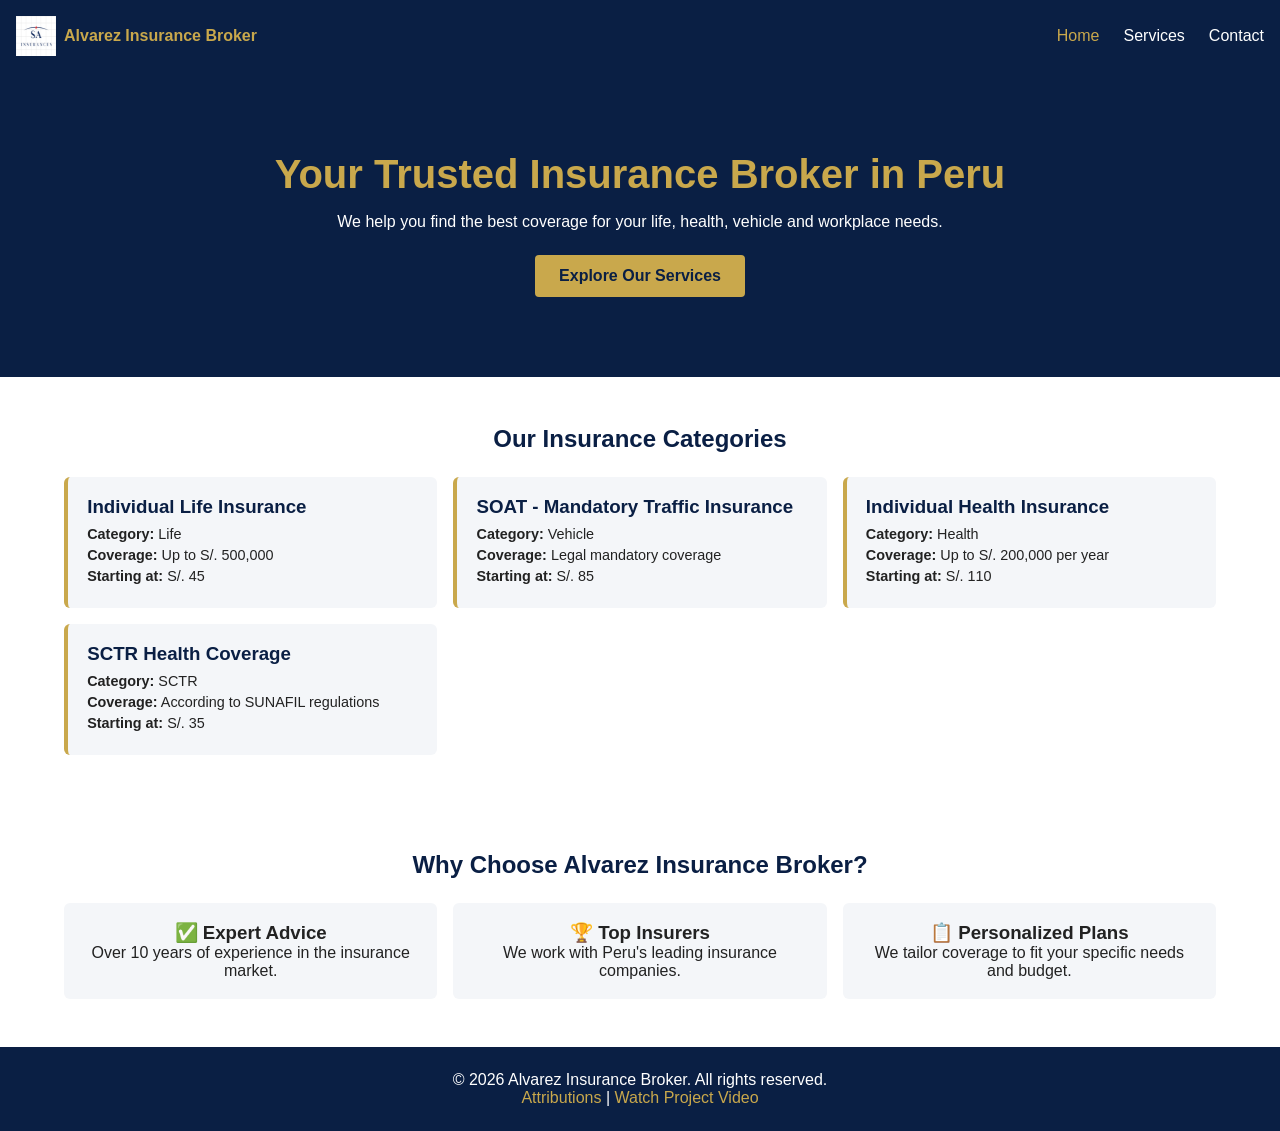
<file: finalproject/index.html>
<!DOCTYPE html>
<html lang="en">
<head>
  <meta charset="UTF-8" />
  <meta name="viewport" content="width=device-width, initial-scale=1.0" />
  <meta name="description" content="Alvarez Insurance Broker - Professional insurance solutions in Peru. Life, Health, Vehicle and SCTR coverage." />
  <meta name="author" content="Your Name" />

  <!-- Open Graph -->
  <meta property="og:title" content="Alvarez Insurance Broker" />
  <meta property="og:description" content="Professional insurance solutions tailored for you and your business." />
  <meta property="og:image" content="images/hero.webp" />
  <meta property="og:url" content="https://yourusername.github.io/wdd231/finalproject/" />

  <title>Home | Alvarez Insurance Broker</title>
  <link rel="icon" href="favicon.ico" />
  <link rel="stylesheet" href="styles/small.css" />
  <link rel="stylesheet" media="(min-width: 768px)" href="styles/larger.css" />
</head>
<body>

  <header>
    <div class="logo">
      <img src="images/logo.png" alt="Alvarez Insurance Broker Logo" width="50" height="50" loading="lazy" />
      <span>Alvarez Insurance Broker</span>
    </div>
    <nav>
      <button id="menu-btn" aria-label="Toggle navigation menu">&#9776;</button>
      <ul id="nav-links">
        <li><a href="index.html" class="active">Home</a></li>
        <li><a href="services.html">Services</a></li>
        <li><a href="contact.html">Contact</a></li>
      </ul>
    </nav>
  </header>

  <main>

    <!-- Hero Section -->
    <section class="hero">
      <div class="hero-content">
        <h1>Your Trusted Insurance Broker in Peru</h1>
        <p>We help you find the best coverage for your life, health, vehicle and workplace needs.</p>
        <a href="services.html" class="btn-primary">Explore Our Services</a>
      </div>
    </section>

    <!-- Featured Insurances (loaded dynamically with JS) -->
    <section class="featured">
      <h2>Our Insurance Categories</h2>
      <div id="featured-cards" class="cards-grid">
        <!-- JS will insert cards here -->
      </div>
    </section>

    <!-- Why Choose Us -->
    <section class="why-us">
      <h2>Why Choose Alvarez Insurance Broker?</h2>
      <div class="reasons-grid">
        <div class="reason">
          <h3>✅ Expert Advice</h3>
          <p>Over 10 years of experience in the insurance market.</p>
        </div>
        <div class="reason">
          <h3>🏆 Top Insurers</h3>
          <p>We work with Peru's leading insurance companies.</p>
        </div>
        <div class="reason">
          <h3>📋 Personalized Plans</h3>
          <p>We tailor coverage to fit your specific needs and budget.</p>
        </div>
      </div>
    </section>

  </main>

  <footer>
    <p>&copy; <span id="year"></span> Alvarez Insurance Broker. All rights reserved.</p>
    <p>
      <a href="attributions.html">Attributions</a> |
      <a href="https://youtu.be/REVsVvYhpZo?si=BzThRMm6QUlgWny1" target="_blank">Watch Project Video</a>
    </p>
  </footer>

  <script type="module" src="scripts/main.js"></script>

</body>
</html>
</file>
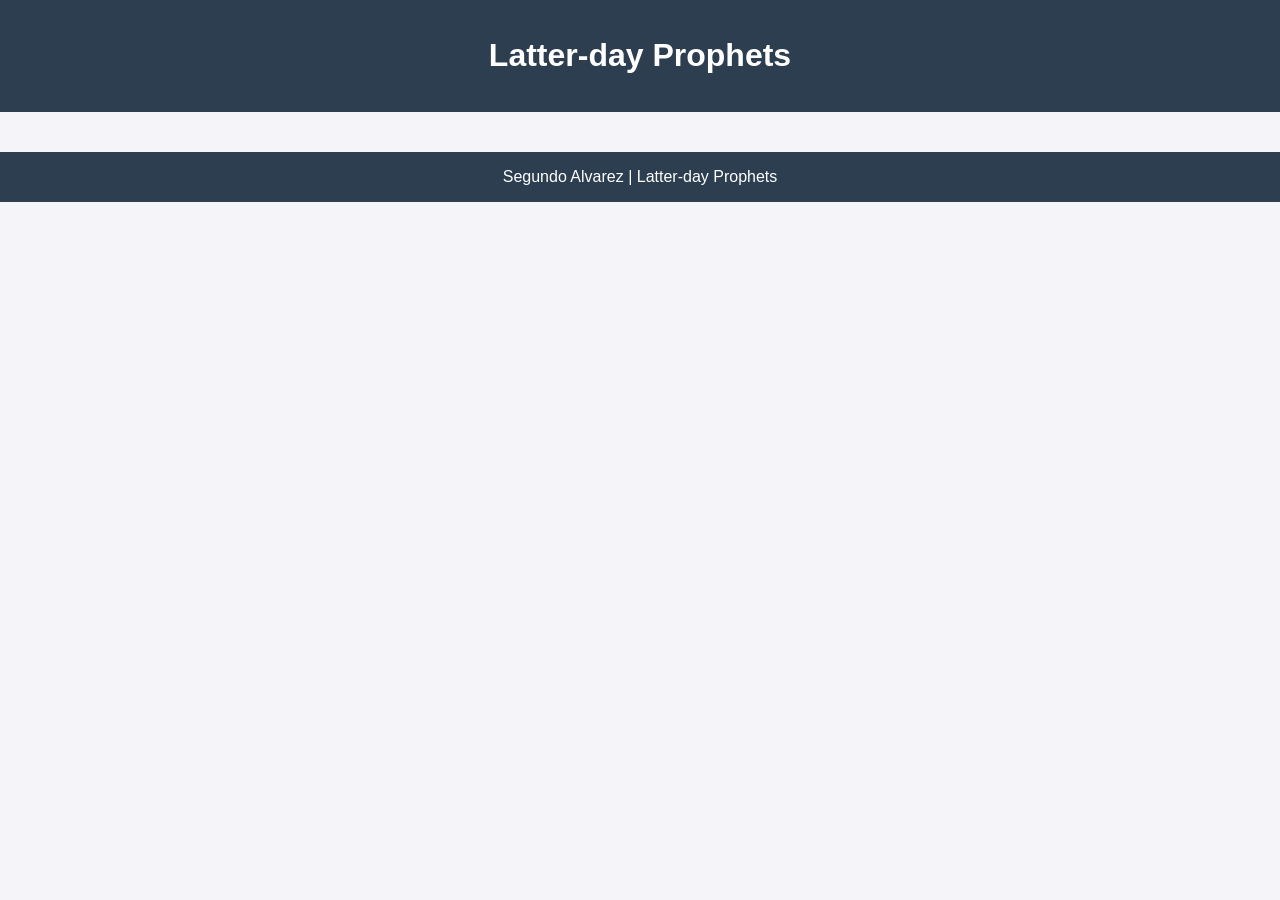
<file: prophets.html>
<!DOCTYPE html>
<html lang="en">
<head>
    <meta charset="UTF-8">
    <meta name="viewport" content="width=device-width, initial-scale=1.0">
    <title>Latter-day Prophets</title>
    
    <link rel="stylesheet" href="styles/prophets.css">
    
    <script src="scripts/prophets.js" defer></script>
</head>
<body>

    <header>
        <h1>Latter-day Prophets</h1>
    </header>

    <main>
        <div id="cards"></div>
    </main>

    <footer>
        Segundo Alvarez | Latter-day Prophets
    </footer>

</body>
</html>
</file>
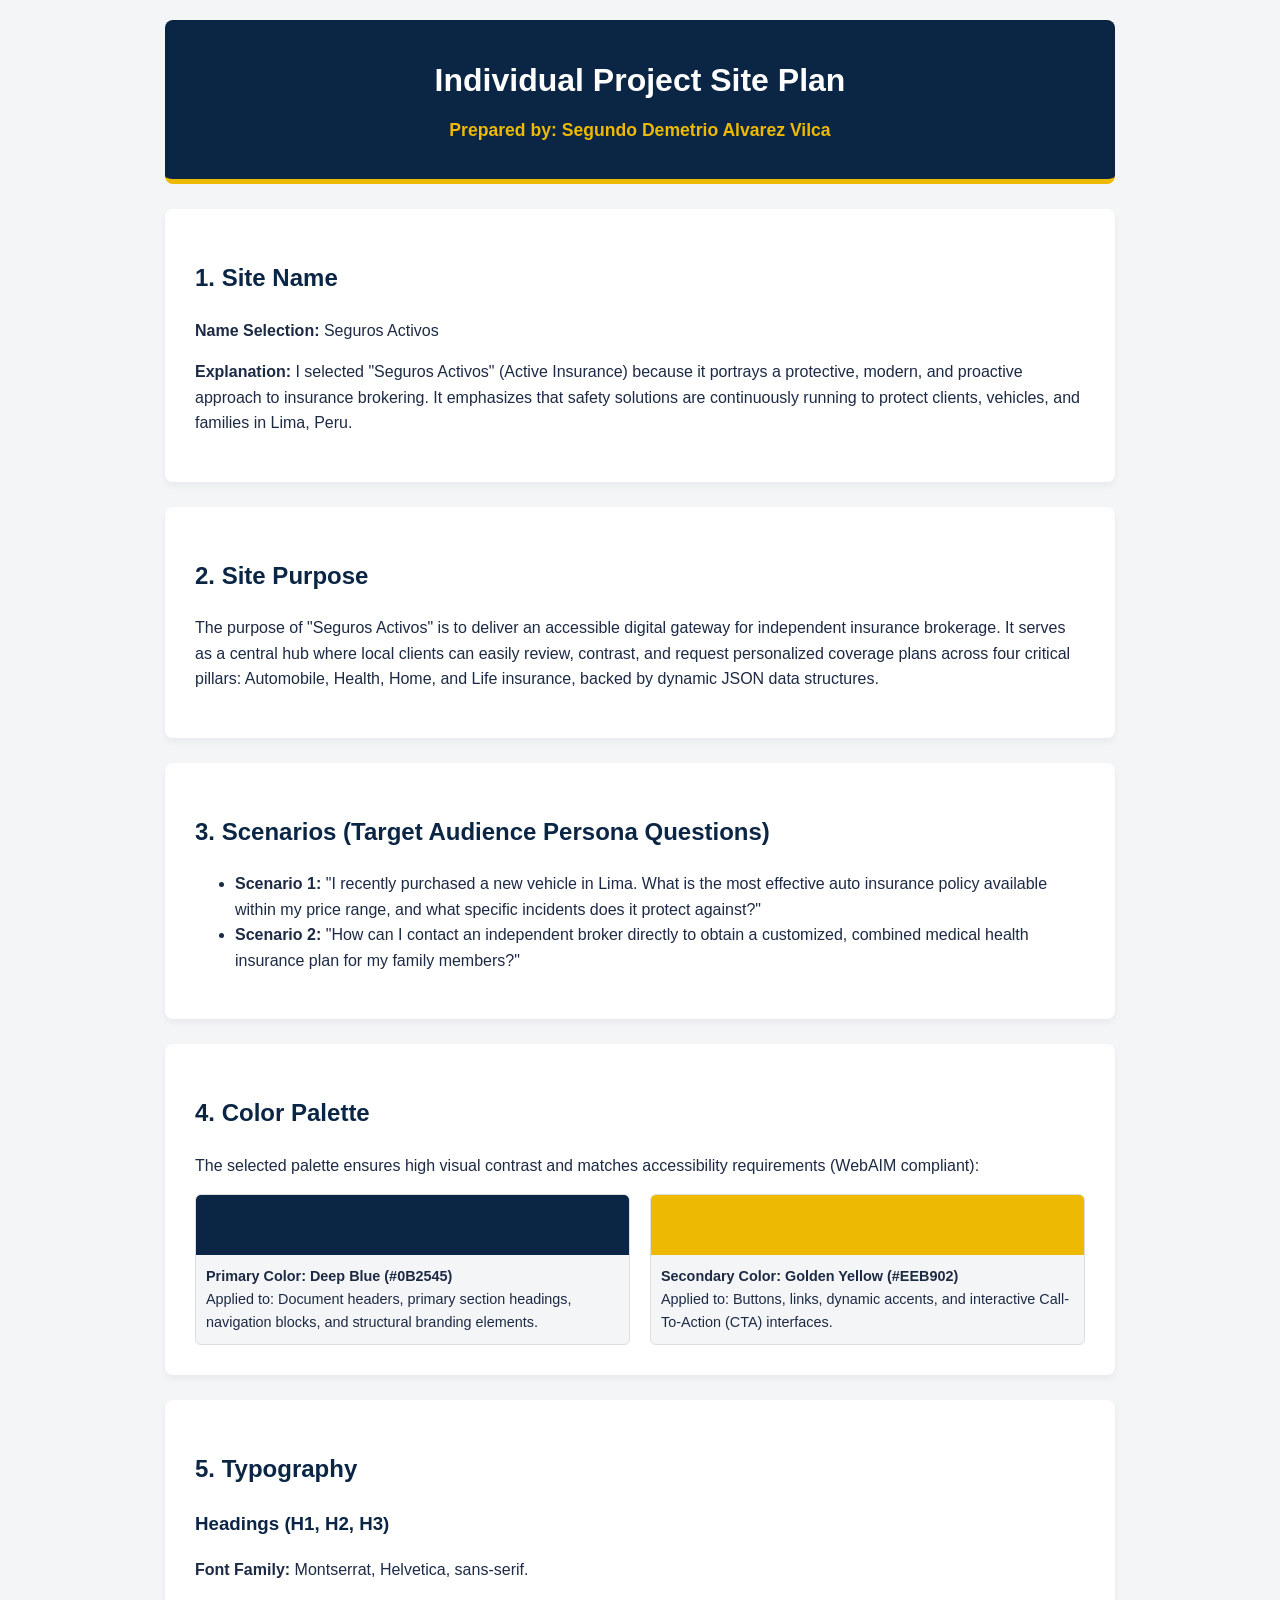
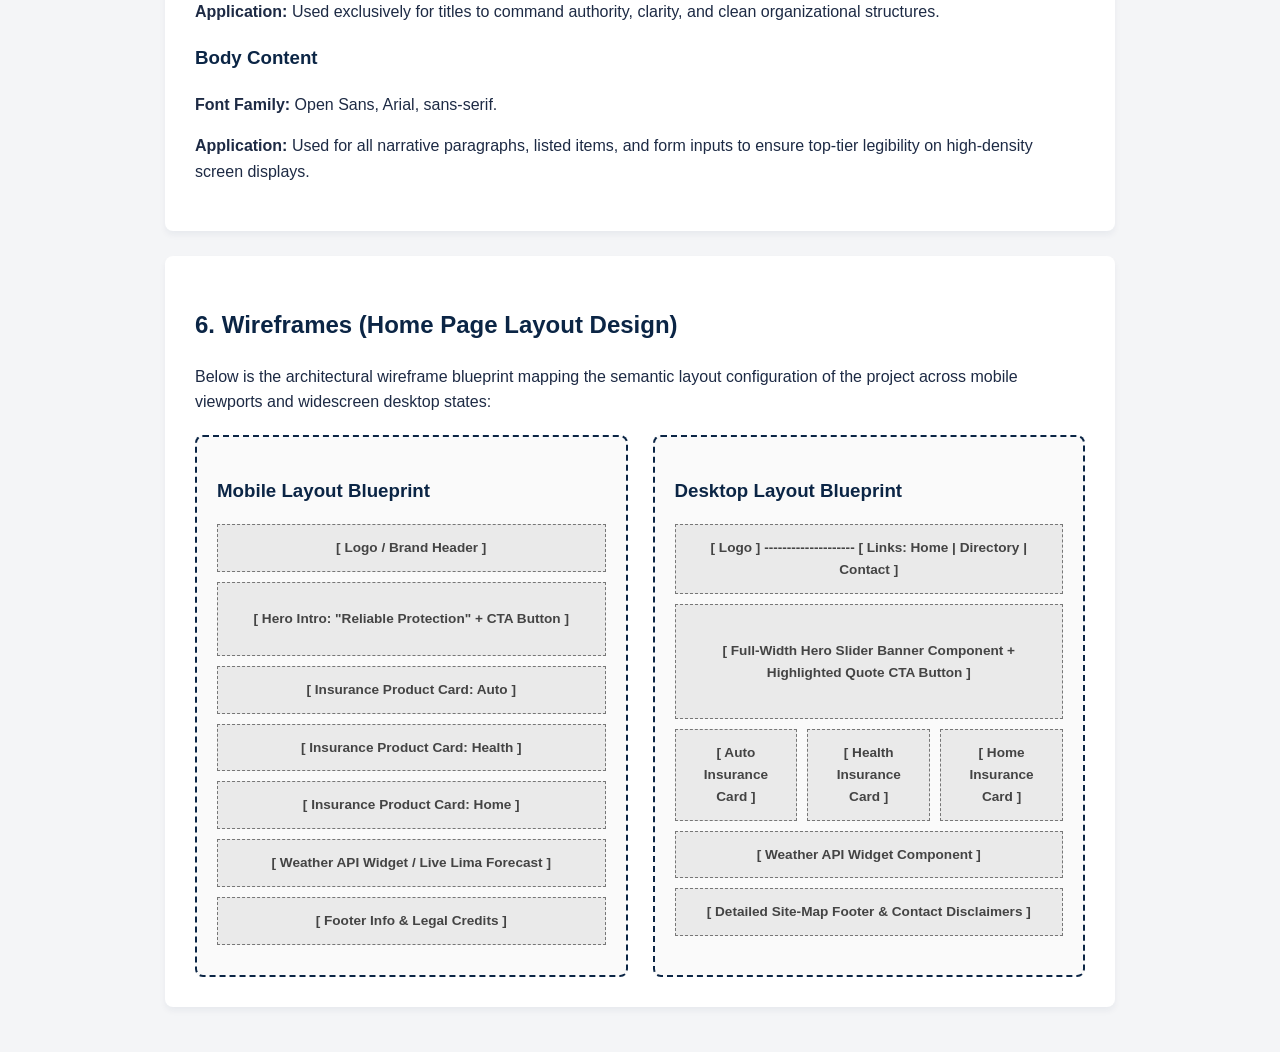
<file: site-plan.html>
<!DOCTYPE html>
<html lang="en">
<head>
    <meta charset="UTF-8">
    <meta name="viewport" content="width=device-width, initial-scale=1.0">
    <title>Site Plan: Seguros Activos</title>
    <style>
        /* 1. COLOR PALETTE SYSTEM (EXCLUSIVELY APPLIED) */
        :root {
            --primary-color: #0B2545;    /* Deep Blue */
            --secondary-color: #EEB902;  /* Golden Yellow */
            --bg-color: #F4F5F7;         /* Light Grey Background */
            --text-color: #1D2A44;       /* Dark Blue Text */
            --white: #FFFFFF;
        }

        /* 2. TYPOGRAPHY SYSTEM */
        body {
            font-family: 'Open Sans', Arial, sans-serif; /* Body Text Font */
            background-color: var(--bg-color);
            color: var(--text-color);
            line-height: 1.6;
            padding: 20px;
            max-width: 950px;
            margin: 0 auto;
        }

        header {
            background-color: var(--primary-color);
            color: var(--white);
            padding: 35px 20px;
            text-align: center;
            border-radius: 8px;
            border-bottom: 5px solid var(--secondary-color);
        }

        h1, h2, h3 {
            font-family: 'Montserrat', Helvetica, sans-serif; /* Headings Font */
            color: var(--primary-color);
        }

        header h1 {
            color: var(--white);
            margin: 0 0 10px 0;
        }

        header p {
            color: var(--secondary-color);
            margin: 0;
            font-weight: bold;
            font-size: 1.1em;
        }

        section {
            background: var(--white);
            margin: 25px 0;
            padding: 30px;
            border-radius: 8px;
            box-shadow: 0 4px 6px rgba(11, 37, 69, 0.05);
        }

        /* Color Guide UI elements */
        .color-palette-display {
            display: flex;
            gap: 20px;
            flex-wrap: wrap;
            margin-top: 15px;
        }

        .color-swatch {
            flex: 1;
            min-width: 200px;
            border: 1px solid #ddd;
            border-radius: 6px;
            overflow: hidden;
            background: var(--bg-color);
        }

        .swatch-preview {
            height: 60px;
        }

        .swatch-info {
            padding: 10px;
            font-size: 0.9em;
        }

        /* Wireframe CSS Mockup Architecture */
        .wireframe-grid {
            display: flex;
            flex-direction: column;
            gap: 25px;
            margin-top: 20px;
        }

        .wireframe-container {
            border: 2px dashed var(--primary-color);
            background: #FAFAFA;
            padding: 20px;
            border-radius: 8px;
        }

        .wf-block {
            border: 1px dashed #777;
            background: #EAEAEA;
            padding: 12px;
            margin: 10px 0;
            text-align: center;
            font-weight: bold;
            font-size: 0.85em;
            color: #444;
        }

        .wf-nav-desktop { display: none; }
        .wf-cards-desktop { display: block; }

        /* Responsive Layout Switch for Desktop View */
        @media (min-width: 768px) {
            .wireframe-grid {
                flex-direction: row;
            }
            .wireframe-container {
                flex: 1;
            }
            .wf-nav-mobile { display: none; }
            .wf-nav-desktop { display: block; }
            
            .wf-cards-desktop {
                display: flex;
                gap: 10px;
            }
            .wf-card-item {
                flex: 1;
                margin: 0;
            }
        }
    </style>
</head>
<body>

    <header>
        <h1>Individual Project Site Plan</h1>
        <p>Prepared by: Segundo Demetrio Alvarez Vilca</p>
    </header>

    <main>
        <section>
            <h2>1. Site Name</h2>
            <p><strong>Name Selection:</strong> Seguros Activos</p>
            <p><strong>Explanation:</strong> I selected "Seguros Activos" (Active Insurance) because it portrays a protective, modern, and proactive approach to insurance brokering. It emphasizes that safety solutions are continuously running to protect clients, vehicles, and families in Lima, Peru.</p>
        </section>

        <section>
            <h2>2. Site Purpose</h2>
            <p>The purpose of "Seguros Activos" is to deliver an accessible digital gateway for independent insurance brokerage. It serves as a central hub where local clients can easily review, contrast, and request personalized coverage plans across four critical pillars: Automobile, Health, Home, and Life insurance, backed by dynamic JSON data structures.</p>
        </section>

        <section>
            <h2>3. Scenarios (Target Audience Persona Questions)</h2>
            <ul>
                <li><strong>Scenario 1:</strong> "I recently purchased a new vehicle in Lima. What is the most effective auto insurance policy available within my price range, and what specific incidents does it protect against?"</li>
                <li><strong>Scenario 2:</strong> "How can I contact an independent broker directly to obtain a customized, combined medical health insurance plan for my family members?"</li>
            </ul>
        </section>

        <section>
            <h2>4. Color Palette</h2>
            <p>The selected palette ensures high visual contrast and matches accessibility requirements (WebAIM compliant):</p>
            <div class="color-palette-display">
                <div class="color-swatch">
                    <div class="swatch-preview" style="background-color: #0B2545;"></div>
                    <div class="swatch-info">
                        <strong>Primary Color: Deep Blue (#0B2545)</strong><br>
                        Applied to: Document headers, primary section headings, navigation blocks, and structural branding elements.
                    </div>
                </div>
                <div class="color-swatch">
                    <div class="swatch-preview" style="background-color: #EEB902;"></div>
                    <div class="swatch-info">
                        <strong>Secondary Color: Golden Yellow (#EEB902)</strong><br>
                        Applied to: Buttons, links, dynamic accents, and interactive Call-To-Action (CTA) interfaces.
                    </div>
                </div>
            </div>
        </section>

        <section>
            <h2>5. Typography</h2>
            <h3>Headings (H1, H2, H3)</h3>
            <p><strong>Font Family:</strong> Montserrat, Helvetica, sans-serif.</p>
            <p><strong>Application:</strong> Used exclusively for titles to command authority, clarity, and clean organizational structures.</p>
            
            <h3>Body Content</h3>
            <p><strong>Font Family:</strong> Open Sans, Arial, sans-serif.</p>
            <p><strong>Application:</strong> Used for all narrative paragraphs, listed items, and form inputs to ensure top-tier legibility on high-density screen displays.</p>
        </section>

        <section>
            <h2>6. Wireframes (Home Page Layout Design)</h2>
            <p>Below is the architectural wireframe blueprint mapping the semantic layout configuration of the project across mobile viewports and widescreen desktop states:</p>
            
            <div class="wireframe-grid">
                <div class="wireframe-container">
                    <h3>Mobile Layout Blueprint</h3>
                    <div class="wf-block">[ Logo / Brand Header ]</div>
                    <div class="wf-block wf-nav-mobile">[ ☰ Toggle Navigation Dropdown ]</div>
                    <div class="wf-block" style="padding: 25px 10px;">[ Hero Intro: "Reliable Protection" + CTA Button ]</div>
                    <div class="wf-block">[ Insurance Product Card: Auto ]</div>
                    <div class="wf-block">[ Insurance Product Card: Health ]</div>
                    <div class="wf-block">[ Insurance Product Card: Home ]</div>
                    <div class="wf-block">[ Weather API Widget / Live Lima Forecast ]</div>
                    <div class="wf-block">[ Footer Info & Legal Credits ]</div>
                </div>

                <div class="wireframe-container">
                    <h3>Desktop Layout Blueprint</h3>
                    <div class="wf-block">[ Logo ] -------------------- [ Links: Home | Directory | Contact ]</div>
                    <div class="wf-block" style="padding: 35px 10px;">[ Full-Width Hero Slider Banner Component + Highlighted Quote CTA Button ]</div>
                    <div class="wf-cards-desktop">
                        <div class="wf-block wf-card-item">[ Auto Insurance Card ]</div>
                        <div class="wf-block wf-card-item">[ Health Insurance Card ]</div>
                        <div class="wf-block wf-card-item">[ Home Insurance Card ]</div>
                    </div>
                    <div class="wf-block">[ Weather API Widget Component ]</div>
                    <div class="wf-block">[ Detailed Site-Map Footer & Contact Disclaimers ]</div>
                </div>
            </div>
        </section>
    </main>

</body>
</html>
</file>
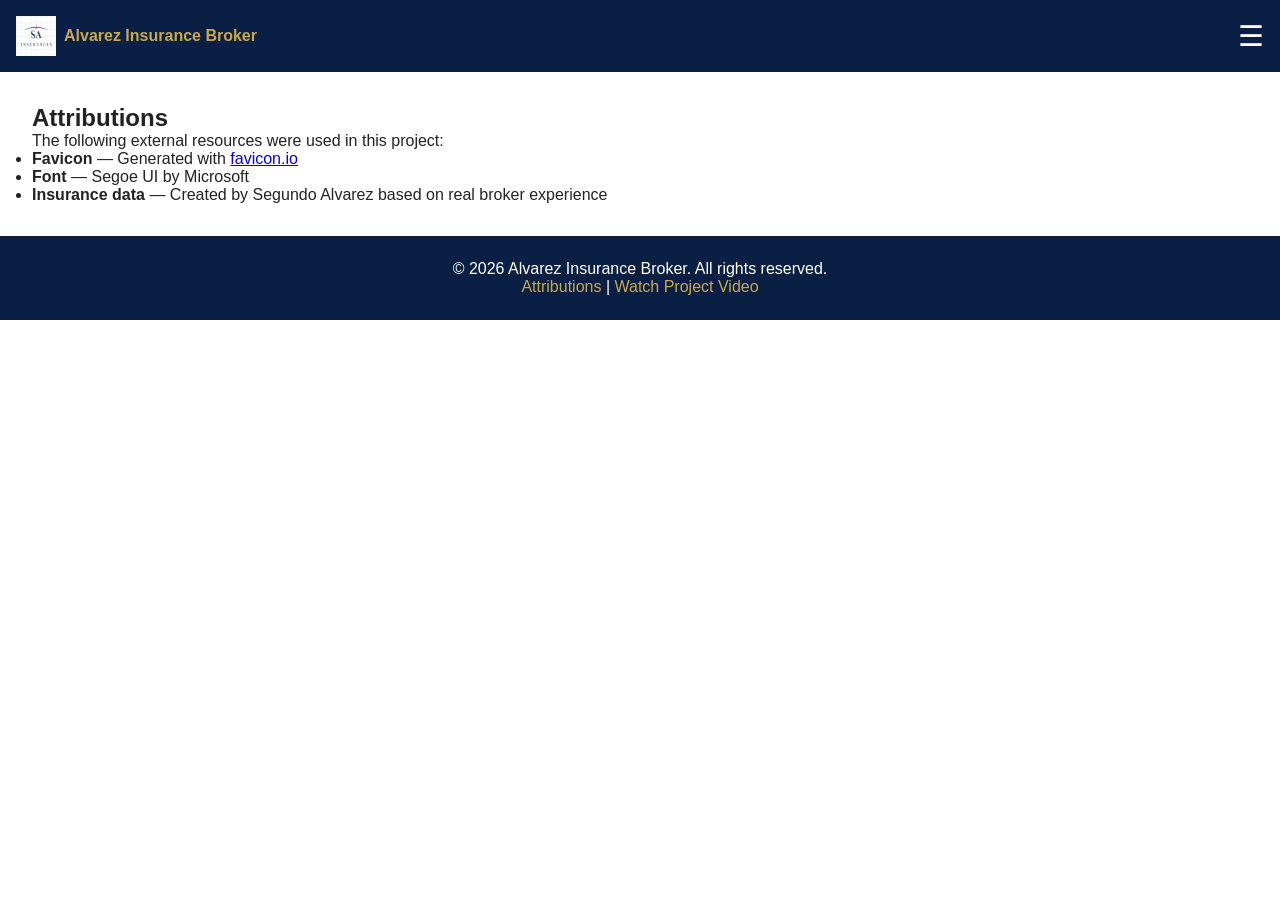
<file: finalproject/attributions.html>
<!DOCTYPE html>
<html lang="en">
<head>
  <meta charset="UTF-8" />
  <meta name="viewport" content="width=device-width, initial-scale=1.0" />
  <title>Attributions | Alvarez Insurance Broker</title>
  <link rel="icon" href="favicon.ico" />
  <link rel="stylesheet" href="styles/small.css" />
</head>
<body>

  <header>
    <div class="logo">
      <img src="images/logo.png" alt="Alvarez Insurance Broker Logo" width="50" height="50" loading="lazy" />
      <span>Alvarez Insurance Broker</span>
    </div>
    <nav>
      <button id="menu-btn" aria-label="Toggle navigation menu">&#9776;</button>
      <ul id="nav-links">
        <li><a href="index.html">Home</a></li>
        <li><a href="services.html">Services</a></li>
        <li><a href="contact.html">Contact</a></li>
      </ul>
    </nav>
  </header>

  <main>
    <section style="padding: 2rem;">
      <h1>Attributions</h1>
      <p>The following external resources were used in this project:</p>
      <ul>
        <li>
          <strong>Favicon</strong> — Generated with 
          <a href="https://favicon.io" target="_blank">favicon.io</a>
        </li>
        <li>
          <strong>Font</strong> — Segoe UI by Microsoft
        </li>
        <li>
          <strong>Insurance data</strong> — Created by Segundo Alvarez based on real broker experience
        </li>
      </ul>
    </section>
  </main>

  <footer>
    <p>&copy; <span id="year"></span> Alvarez Insurance Broker. All rights reserved.</p>
    <p>
      <a href="attributions.html">Attributions</a> |
      <a href="https://youtu.be/REVsVvYhpZo?si=BzThRMm6QUlgWny1" target="_blank">Watch Project Video</a>
    </p>
  </footer>

  <script type="module" src="scripts/contact.js"></script>

</body>
</html>
</file>
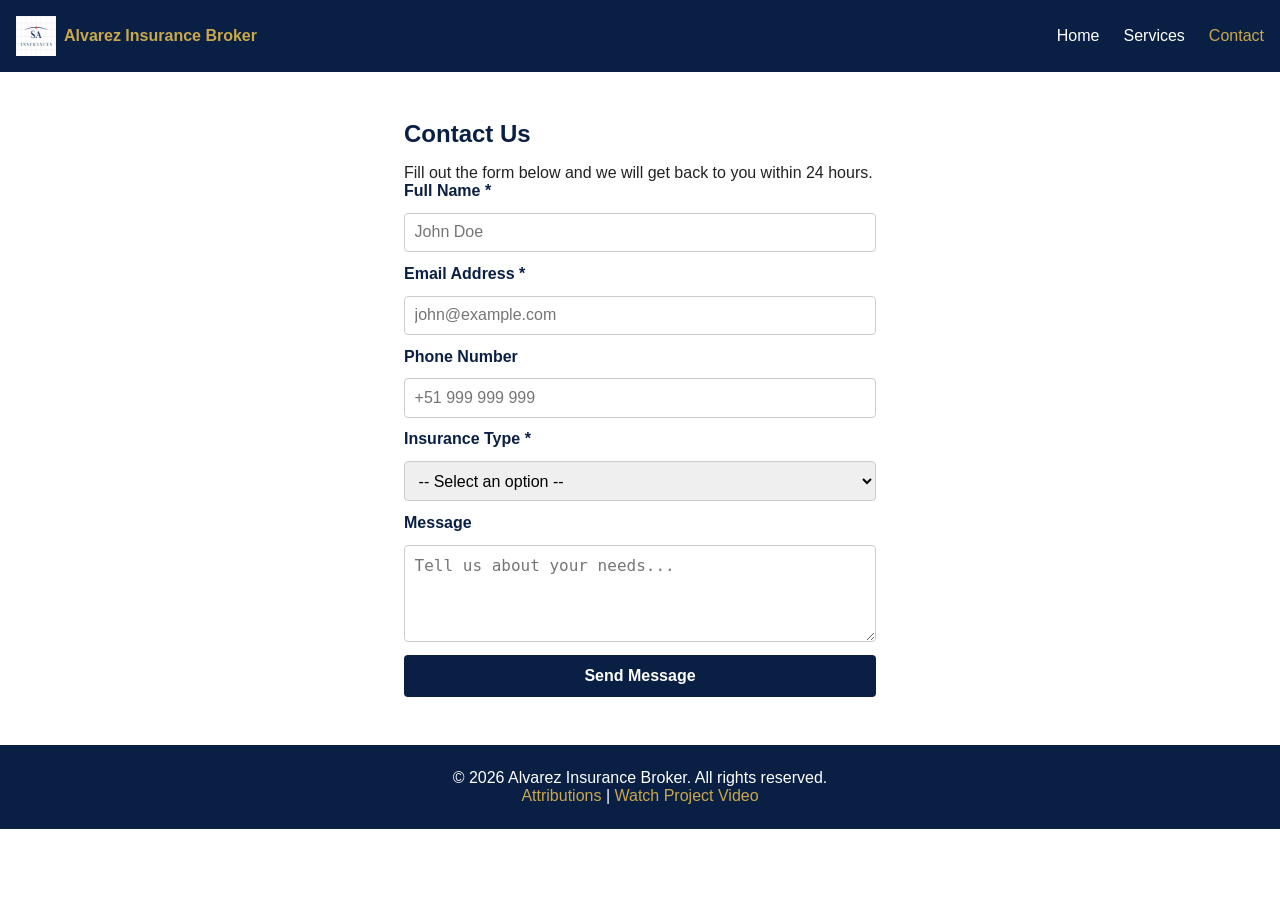
<file: finalproject/contact.html>
<!DOCTYPE html>
<html lang="en">
<head>
  <meta charset="UTF-8" />
  <meta name="viewport" content="width=device-width, initial-scale=1.0" />
  <meta name="description" content="Contact Alvarez Insurance Broker for a free quote or consultation on any insurance plan." />
  <meta name="author" content="Your Name" />
  <meta property="og:title" content="Contact | Alvarez Insurance Broker" />
  <meta property="og:description" content="Get in touch with us for personalized insurance advice." />
  <meta property="og:image" content="images/hero.webp" />
  <meta property="og:url" content="https://yourusername.github.io/wdd231/finalproject/contact.html" />
  <title>Contact | Alvarez Insurance Broker</title>
  <link rel="icon" href="favicon.ico" />
  <link rel="stylesheet" href="styles/small.css" />
  <link rel="stylesheet" media="(min-width: 768px)" href="styles/larger.css" />
</head>
<body>

  <header>
    <div class="logo">
      <img src="images/logo.png" alt="Alvarez Insurance Broker Logo" width="50" height="50" loading="lazy" />
      <span>Alvarez Insurance Broker</span>
    </div>
    <nav>
      <button id="menu-btn" aria-label="Toggle navigation menu">&#9776;</button>
      <ul id="nav-links">
        <li><a href="index.html">Home</a></li>
        <li><a href="services.html">Services</a></li>
        <li><a href="contact.html" class="active">Contact</a></li>
      </ul>
    </nav>
  </header>

  <main>
    <section class="contact-section">
      <h1>Contact Us</h1>
      <p>Fill out the form below and we will get back to you within 24 hours.</p>

      <form id="contact-form" action="thankyou.html" method="get">
        
        <label for="name">Full Name <span aria-hidden="true">*</span></label>
        <input type="text" id="name" name="name" placeholder="John Doe" required />

        <label for="email">Email Address <span aria-hidden="true">*</span></label>
        <input type="email" id="email" name="email" placeholder="john@example.com" required />

        <label for="phone">Phone Number</label>
        <input type="tel" id="phone" name="phone" placeholder="+51 999 999 999" />

        <label for="insurance-type">Insurance Type <span aria-hidden="true">*</span></label>
        <select id="insurance-type" name="insurance_type" required>
          <option value="">-- Select an option --</option>
          <option value="life">Life Insurance</option>
          <option value="vehicle">Vehicle Insurance</option>
          <option value="health">Health Insurance</option>
          <option value="sctr">SCTR</option>
        </select>

        <label for="message">Message</label>
        <textarea id="message" name="message" rows="4" placeholder="Tell us about your needs..."></textarea>

        <button type="submit">Send Message</button>

      </form>
    </section>
  </main>

  <footer>
    <p>&copy; <span id="year"></span> Alvarez Insurance Broker. All rights reserved.</p>
    <p>
      <a href="attributions.html">Attributions</a> |
      <a href="https://youtu.be/REVsVvYhpZo?si=BzThRMm6QUlgWny1" target="_blank">Watch Project Video</a>
    </p>
  </footer>

  <script type="module" src="scripts/contact.js"></script>

</body>
</html>
</file>
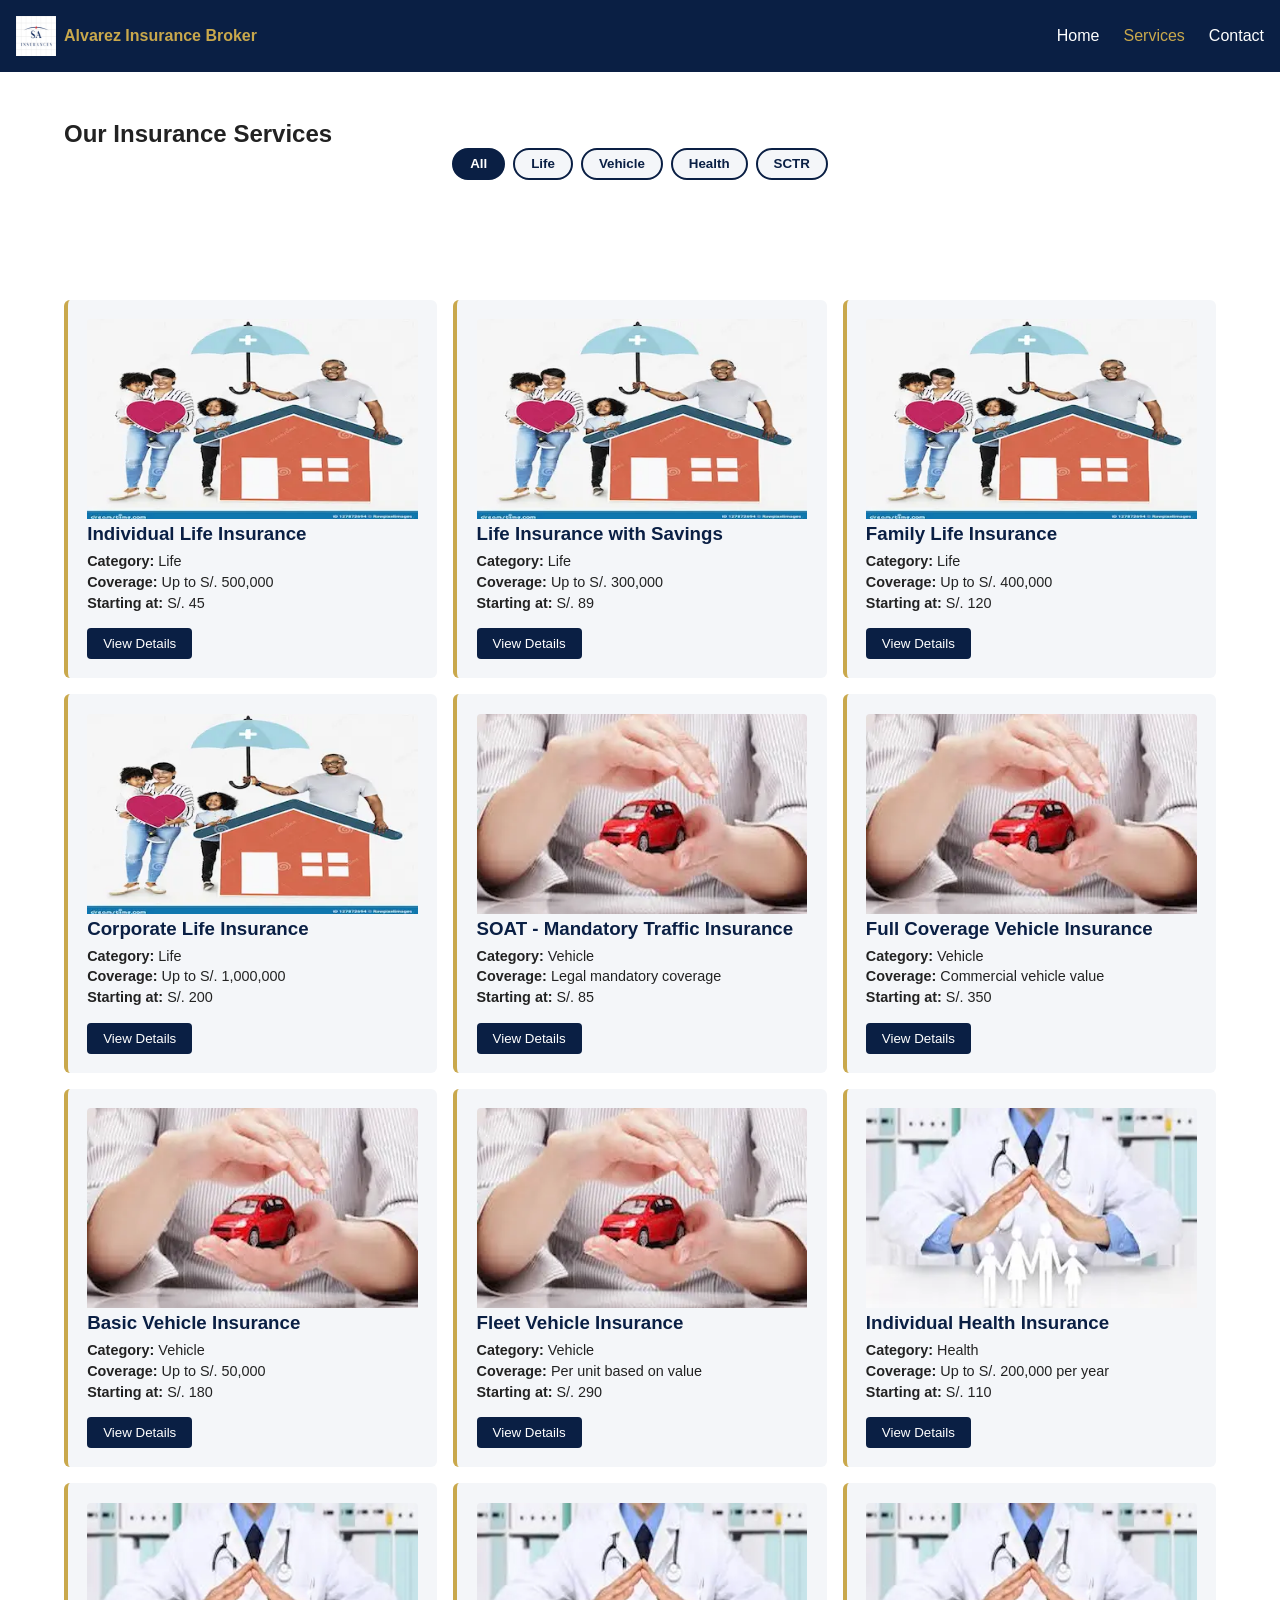
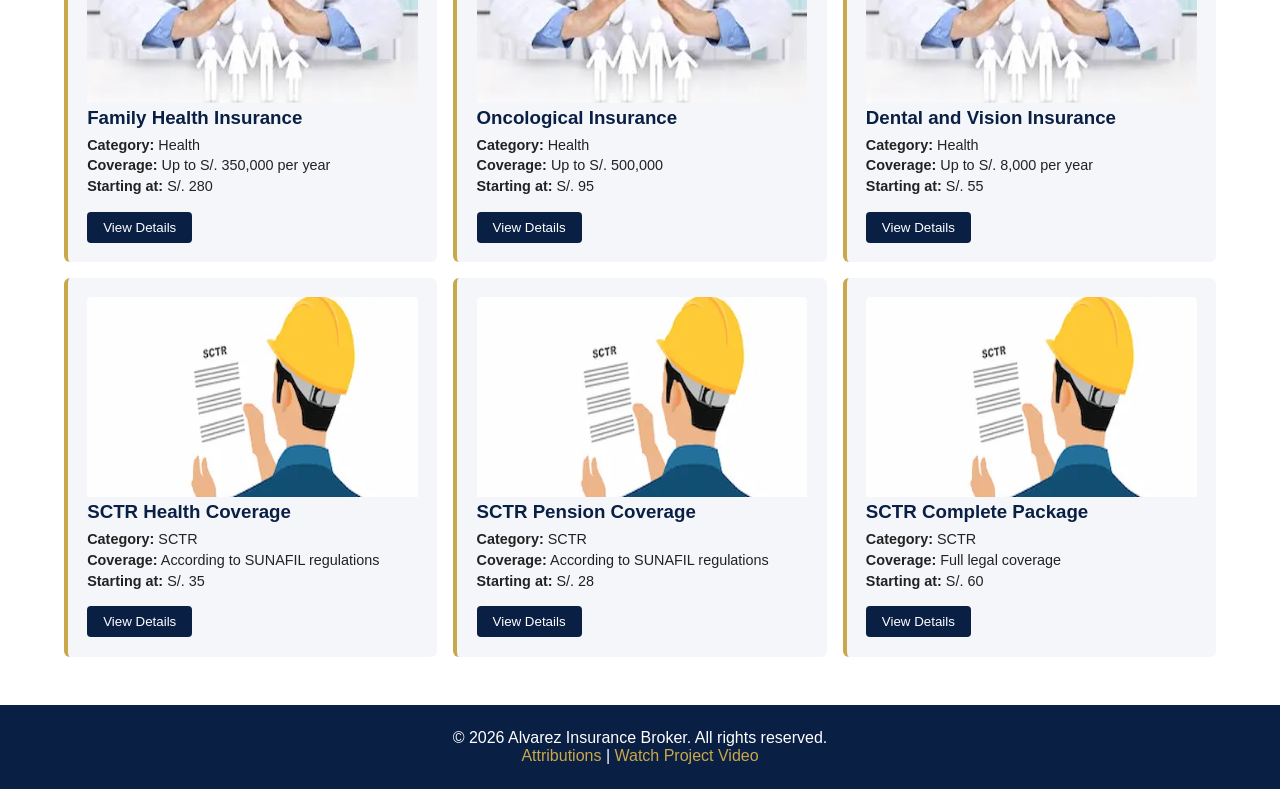
<file: finalproject/services.html>
<!DOCTYPE html>
<html lang="en">
<head>
  <meta charset="UTF-8" />
  <meta name="viewport" content="width=device-width, initial-scale=1.0" />
  <meta name="description" content="Explore all insurance plans offered by Alvarez Insurance Broker - Life, Health, Vehicle and SCTR coverage." />
  <meta name="author" content="Your Name" />
  <meta property="og:title" content="Services | Alvarez Insurance Broker" />
  <meta property="og:description" content="Find the best insurance plan for your needs." />
  <meta property="og:image" content="images/hero.webp" />
  <meta property="og:url" content="https://yourusername.github.io/wdd231/finalproject/services.html" />
  <title>Services | Alvarez Insurance Broker</title>
  <link rel="icon" href="favicon.ico" />
  <link rel="stylesheet" href="styles/small.css" />
  <link rel="stylesheet" media="(min-width: 768px)" href="styles/larger.css" />
</head>
<body>

  <header>
    <div class="logo">
      <img src="images/logo.png" alt="Alvarez Insurance Broker Logo" width="50" height="50" loading="lazy" />
      <span>Alvarez Insurance Broker</span>
    </div>
    <nav>
      <button id="menu-btn" aria-label="Toggle navigation menu">&#9776;</button>
      <ul id="nav-links">
        <li><a href="index.html">Home</a></li>
        <li><a href="services.html" class="active">Services</a></li>
        <li><a href="contact.html">Contact</a></li>
      </ul>
    </nav>
  </header>

  <main>

    <!-- Filter Buttons -->
    <section class="filters">
      <h1>Our Insurance Services</h1>
      <div class="filter-buttons">
        <button class="filter-btn active" data-category="all">All</button>
        <button class="filter-btn" data-category="Life">Life</button>
        <button class="filter-btn" data-category="Vehicle">Vehicle</button>
        <button class="filter-btn" data-category="Health">Health</button>
        <button class="filter-btn" data-category="SCTR">SCTR</button>
      </div>
    </section>

    <!-- Insurance Cards (loaded by JS) -->
    <section class="insurance-grid">
      <div id="insurance-cards" class="cards-grid">
        <!-- JS inserts cards here -->
      </div>
    </section>

    <!-- Modal -->
    <dialog id="insurance-modal">
      <div class="modal-content">
        <button id="close-modal" aria-label="Close modal">&times;</button>
        <h2 id="modal-name"></h2>
        <p id="modal-category"></p>
        <p id="modal-description"></p>
        <p id="modal-coverage"></p>
        <p id="modal-price"></p>
      </div>
    </dialog>

  </main>

  <footer>
    <p>&copy; <span id="year"></span> Alvarez Insurance Broker. All rights reserved.</p>
    <p>
      <a href="attributions.html">Attributions</a> |
      <a href="https://youtu.be/REVsVvYhpZo?si=BzThRMm6QUlgWny1" target="_blank">Watch Project Video</a>
    </p>
  </footer>

  <script type="module" src="scripts/services.js"></script>

</body>
</html>
</file>
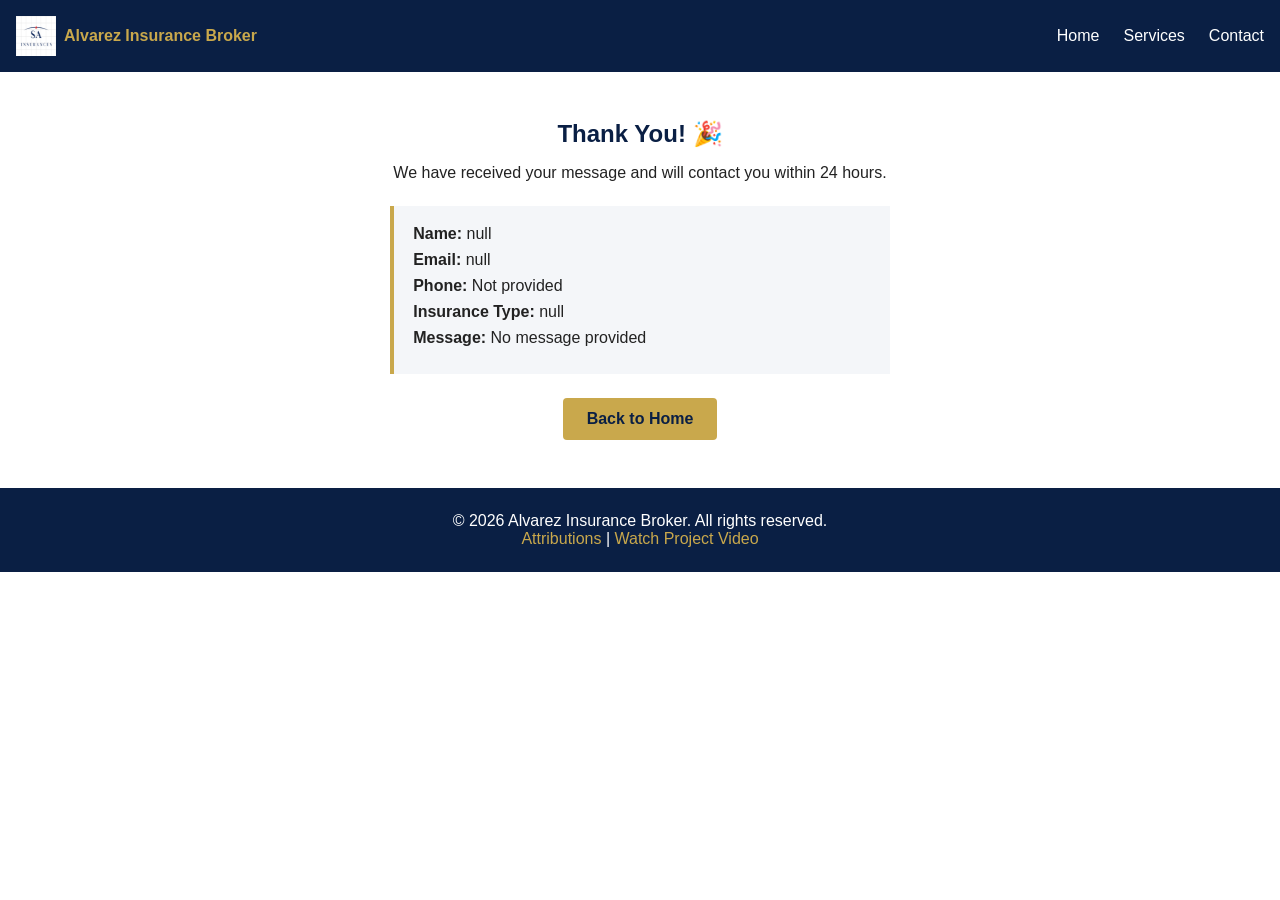
<file: finalproject/thankyou.html>
<!DOCTYPE html>
<html lang="en">
<head>
  <meta charset="UTF-8" />
  <meta name="viewport" content="width=device-width, initial-scale=1.0" />
  <meta name="description" content="Thank you for contacting Alvarez Insurance Broker. We will get back to you shortly." />
  <meta name="author" content="Your Name" />
  <title>Thank You | Alvarez Insurance Broker</title>
  <link rel="icon" href="favicon.ico" />
  <link rel="stylesheet" href="styles/small.css" />
  <link rel="stylesheet" media="(min-width: 768px)" href="styles/larger.css" />
</head>
<body>

  <header>
    <div class="logo">
      <img src="images/logo.png" alt="Alvarez Insurance Broker Logo" width="50" height="50" loading="lazy" />
      <span>Alvarez Insurance Broker</span>
    </div>
    <nav>
      <button id="menu-btn" aria-label="Toggle navigation menu">&#9776;</button>
      <ul id="nav-links">
        <li><a href="index.html">Home</a></li>
        <li><a href="services.html">Services</a></li>
        <li><a href="contact.html">Contact</a></li>
      </ul>
    </nav>
  </header>

  <main>
    <section class="thankyou-section">
      <h1>Thank You! 🎉</h1>
      <p>We have received your message and will contact you within 24 hours.</p>

      <!-- JS will insert the form summary here -->
      <div id="form-summary">
      </div>

      <a href="index.html" class="btn-primary">Back to Home</a>
    </section>
  </main>

  <footer>
    <p>&copy; <span id="year"></span> Alvarez Insurance Broker. All rights reserved.</p>
    <p>
      <a href="attributions.html">Attributions</a> |
      <a href="https://youtu.be/REVsVvYhpZo?si=BzThRMm6QUlgWny1" target="_blank">Watch Project Video</a>
    </p>
  </footer>

  <script type="module" src="scripts/thankyou.js"></script>

</body>
</html>
</file>
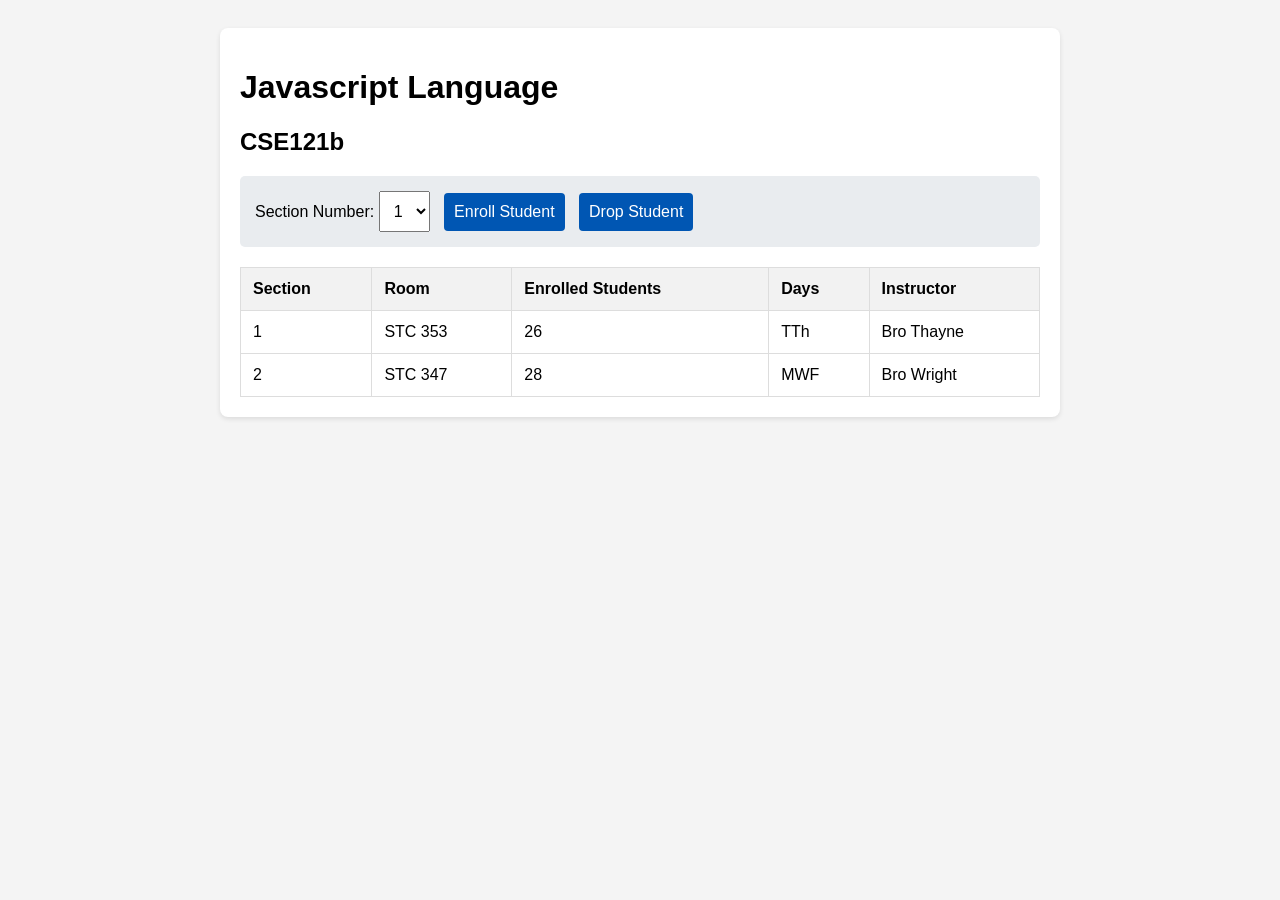
<file: week3/modules.html>
<!DOCTYPE html>
<html lang="en-US">
<head>
    <meta charset="UTF-8">
    <meta name="viewport" content="width=device-width, initial-scale=1.0">
    <title>JavaScript Modules Activity</title>
    <link rel="stylesheet" href="styles/modules.css">
    <script type="module" src="scripts/modules.mjs"></script>
</head>
<body>
    <main>
        <h1 id="courseName">Course Name Placeholder</h1>
        <h2 id="courseCode">Course Code Placeholder</h2>

        <section class="controls">
            <label Governors for="sectionNumber">Section Number:</label>
            <select id="sectionNumber"></select>
            <button id="enrollStudent">Enroll Student</button>
            <button id="dropStudent">Drop Student</button>
        </section>

        <section class="display">
            <table>
                <thead>
                    <tr>
                        <th>Section</th>
                        <th>Room</th>
                        <th>Enrolled Students</th>
                        <th>Days</th>
                        <th>Instructor</th>
                    </tr>
                </thead>
                <tbody id="sections"></tbody>
            </table>
        </section>
    </main>
</body>
</html>
</file>
<file: finalproject/styles/small.css>
/* ===== CSS VARIABLES ===== */
:root {
  --primary: #0a1f44;
  --accent: #c9a84c;
  --white: #ffffff;
  --light-bg: #f4f6f9;
  --text: #222222;
  --font: 'Segoe UI', sans-serif;
}

/* ===== RESET ===== */
* {
  margin: 0;
  padding: 0;
  box-sizing: border-box;
}

body {
  font-family: var(--font);
  color: var(--text);
  background-color: var(--white);
}

/* ===== HEADER ===== */
header {
  background-color: var(--primary);
  color: var(--white);
  padding: 1rem;
  display: flex;
  justify-content: space-between;
  align-items: center;
}

.logo {
  display: flex;
  align-items: center;
  gap: 0.5rem;
}

.logo span {
  font-size: 1rem;
  font-weight: bold;
  color: var(--accent);
}

.logo img {
  width: 40px;
  height: 40px;
}

/* ===== NAV ===== */
nav {
  position: relative;
}

#menu-btn {
  background: none;
  border: none;
  color: var(--white);
  font-size: 1.8rem;
  cursor: pointer;
}

#nav-links {
  display: none;
  flex-direction: column;
  list-style: none;
  position: absolute;
  right: 0;
  top: 2.5rem;
  background-color: var(--primary);
  padding: 1rem;
  min-width: 160px;
  z-index: 100;
}

#nav-links.open {
  display: flex;
}

#nav-links a {
  color: var(--white);
  text-decoration: none;
  padding: 0.5rem 0;
  display: block;
}

#nav-links a:hover,
#nav-links a.active {
  color: var(--accent);
}

/* ===== HERO ===== */
.hero {
  background-color: var(--primary);
  color: var(--white);
  padding: 3rem 1rem;
  text-align: center;
}

.hero h1 {
  font-size: 1.8rem;
  margin-bottom: 1rem;
  color: var(--accent);
}

.hero p {
  font-size: 1rem;
  margin-bottom: 1.5rem;
}

/* ===== BUTTONS ===== */
.btn-primary {
  background-color: var(--accent);
  color: var(--primary);
  padding: 0.75rem 1.5rem;
  border: none;
  border-radius: 4px;
  font-weight: bold;
  cursor: pointer;
  text-decoration: none;
  display: inline-block;
}

.btn-primary:hover {
  opacity: 0.9;
}

/* ===== SECTIONS ===== */
section {
  padding: 2rem 1rem;
}

section h2 {
  font-size: 1.5rem;
  color: var(--primary);
  margin-bottom: 1.5rem;
  text-align: center;
}

/* ===== CARDS ===== */
.cards-grid {
  display: grid;
  grid-template-columns: 1fr;
  gap: 1rem;
}

.card {
  background-color: var(--light-bg);
  border-left: 4px solid var(--accent);
  border-radius: 6px;
  padding: 1.2rem;
}

.card h3 {
  color: var(--primary);
  margin-bottom: 0.5rem;
}

.card p {
  font-size: 0.9rem;
  margin-bottom: 0.3rem;
}

.card button {
  margin-top: 0.8rem;
  background-color: var(--primary);
  color: var(--white);
  border: none;
  padding: 0.5rem 1rem;
  border-radius: 4px;
  cursor: pointer;
}

.card img {
  width: 100%;
  height: 200px;
  object-fit: cover;
  border-radius: 4px 4px 0 0;
}

/* ===== WHY US ===== */
.reasons-grid {
  display: grid;
  grid-template-columns: 1fr;
  gap: 1rem;
}

.reason {
  background-color: var(--light-bg);
  padding: 1.2rem;
  border-radius: 6px;
  text-align: center;
}

/* ===== FILTERS ===== */
.filter-buttons {
  display: flex;
  flex-wrap: wrap;
  gap: 0.5rem;
  justify-content: center;
  margin-bottom: 1.5rem;
}

.filter-btn {
  background-color: var(--light-bg);
  border: 2px solid var(--primary);
  color: var(--primary);
  padding: 0.4rem 1rem;
  border-radius: 20px;
  cursor: pointer;
  font-weight: bold;
}

.filter-btn.active {
  background-color: var(--primary);
  color: var(--white);
}

/* ===== FORM ===== */
.contact-section {
  max-width: 600px;
  margin: 0 auto;
}

.contact-section h1 {
  color: var(--primary);
  margin-bottom: 1rem;
}

form {
  display: flex;
  flex-direction: column;
  gap: 0.8rem;
}

label {
  font-weight: bold;
  color: var(--primary);
}

input, select, textarea {
  padding: 0.6rem;
  border: 1px solid #ccc;
  border-radius: 4px;
  font-size: 1rem;
  width: 100%;
}

form button {
  background-color: var(--primary);
  color: var(--white);
  padding: 0.75rem;
  border: none;
  border-radius: 4px;
  font-size: 1rem;
  cursor: pointer;
  font-weight: bold;
}

/* ===== THANK YOU ===== */
.thankyou-section {
  text-align: center;
  padding: 3rem 1rem;
}

.thankyou-section h1 {
  color: var(--primary);
  margin-bottom: 1rem;
}

#form-summary {
  background-color: var(--light-bg);
  border-left: 4px solid var(--accent);
  padding: 1.2rem;
  margin: 1.5rem auto;
  max-width: 500px;
  text-align: left;
}

#form-summary p {
  margin-bottom: 0.5rem;
}

/* ===== MODAL ===== */
dialog {
  border: none;
  border-radius: 8px;
  padding: 2rem;
  max-width: 500px;
  width: 90%;
  box-shadow: 0 4px 20px rgba(0,0,0,0.3);
}

dialog::backdrop {
  background-color: rgba(0,0,0,0.5);
}

#close-modal {
  float: right;
  background: none;
  border: none;
  font-size: 1.5rem;
  cursor: pointer;
  color: var(--primary);
}

#modal-name {
  color: var(--primary);
  margin-bottom: 1rem;
}

/* ===== FOOTER ===== */
footer {
  background-color: var(--primary);
  color: var(--white);
  text-align: center;
  padding: 1.5rem 1rem;
}

footer a {
  color: var(--accent);
  text-decoration: none;
}

footer a:hover {
  text-decoration: underline;
}
</file>
<file: finalproject/styles/larger.css>
/* ===== LARGER SCREENS (768px+) ===== */

/* ===== NAV ===== */
#menu-btn {
  display: none;
}

#nav-links {
  display: flex;
  flex-direction: row;
  position: static;
  background: none;
  padding: 0;
  gap: 1.5rem;
}

#nav-links a {
  padding: 0;
}

/* ===== HERO ===== */
.hero {
  padding: 5rem 2rem;
}

.hero h1 {
  font-size: 2.5rem;
}

/* ===== CARDS ===== */
.cards-grid {
  grid-template-columns: repeat(3, 1fr);
}

/* ===== WHY US ===== */
.reasons-grid {
  grid-template-columns: repeat(3, 1fr);
}

/* ===== SECTIONS ===== */
section {
  padding: 3rem 4rem;
}
</file>
<file: styles/prophets.css>
/* General styling for the entire page body */
body {
    font-family: Arial, sans-serif;
    margin: 0;
    padding: 0;
    background-color: #f4f4f9;
}

/* Styling for the page header and footer elements */
header, footer {
    background-color: #2c3e50;
    color: white;
    text-align: center;
    padding: 1rem;
}

/* Responsive CSS Grid setup for the prophet cards container */
#cards {
    display: grid;
    /* auto-fit automatically arranges cards into columns depending on screen width */
    grid-template-columns: repeat(auto-fit, minmax(320px, 1fr));
    gap: 20px;
    padding: 20px;
    max-width: 1200px;
    margin: 0 auto;
}

/* Styling for each individual prophet card section */
section {
    background-color: white;
    border: 1px solid #ddd;
    border-radius: 8px;
    box-shadow: 0 4px 6px rgba(0, 0, 0, 0.1);
    padding: 15px;
    text-align: center;
}

/* Styling for the prophet's full name header */
section h2 {
    color: #333;
    margin-bottom: 5px;
}

/* Styling for the birth date and birth place paragraph texts */
section p {
    color: #666;
    margin: 3px 0;
    font-size: 0.9rem;
}

/* Styling for the prophet image portrait */
section img {
    margin-top: 15px;
    border-radius: 4px;
    box-shadow: 0 2px 4px rgba(0, 0, 0, 0.1);
    max-width: 100%;
    height: auto;
}
</file>
<file: week3/styles/modules.css>
body {
    font-family: 'Roboto', sans-serif;
    padding: 20px;
    background-color: #f4f4f4;
}

main {
    max-width: 800px;
    margin: 0 auto;
    background: white;
    padding: 20px;
    border-radius: 8px;
    box-shadow: 0 2px 5px rgba(0,0,0,0.1);
}

.controls {
    margin: 20px 0;
    padding: 15px;
    background: #e9ecef;
    border-radius: 5px;
}

select, button {
    padding: 10px;
    margin-right: 10px;
    font-size: 1rem;
}

button {
    cursor: pointer;
    background-color: #0056b3;
    color: white;
    border: none;
    border-radius: 4px;
}

button:hover {
    background-color: #004085;
}

table {
    width: 100%;
    border-collapse: collapse;
    margin-top: 20px;
}

th, td {
    border: 1px solid #ddd;
    padding: 12px;
    text-align: left;
}

th {
    background-color: #f2f2f2;
}
</file>
